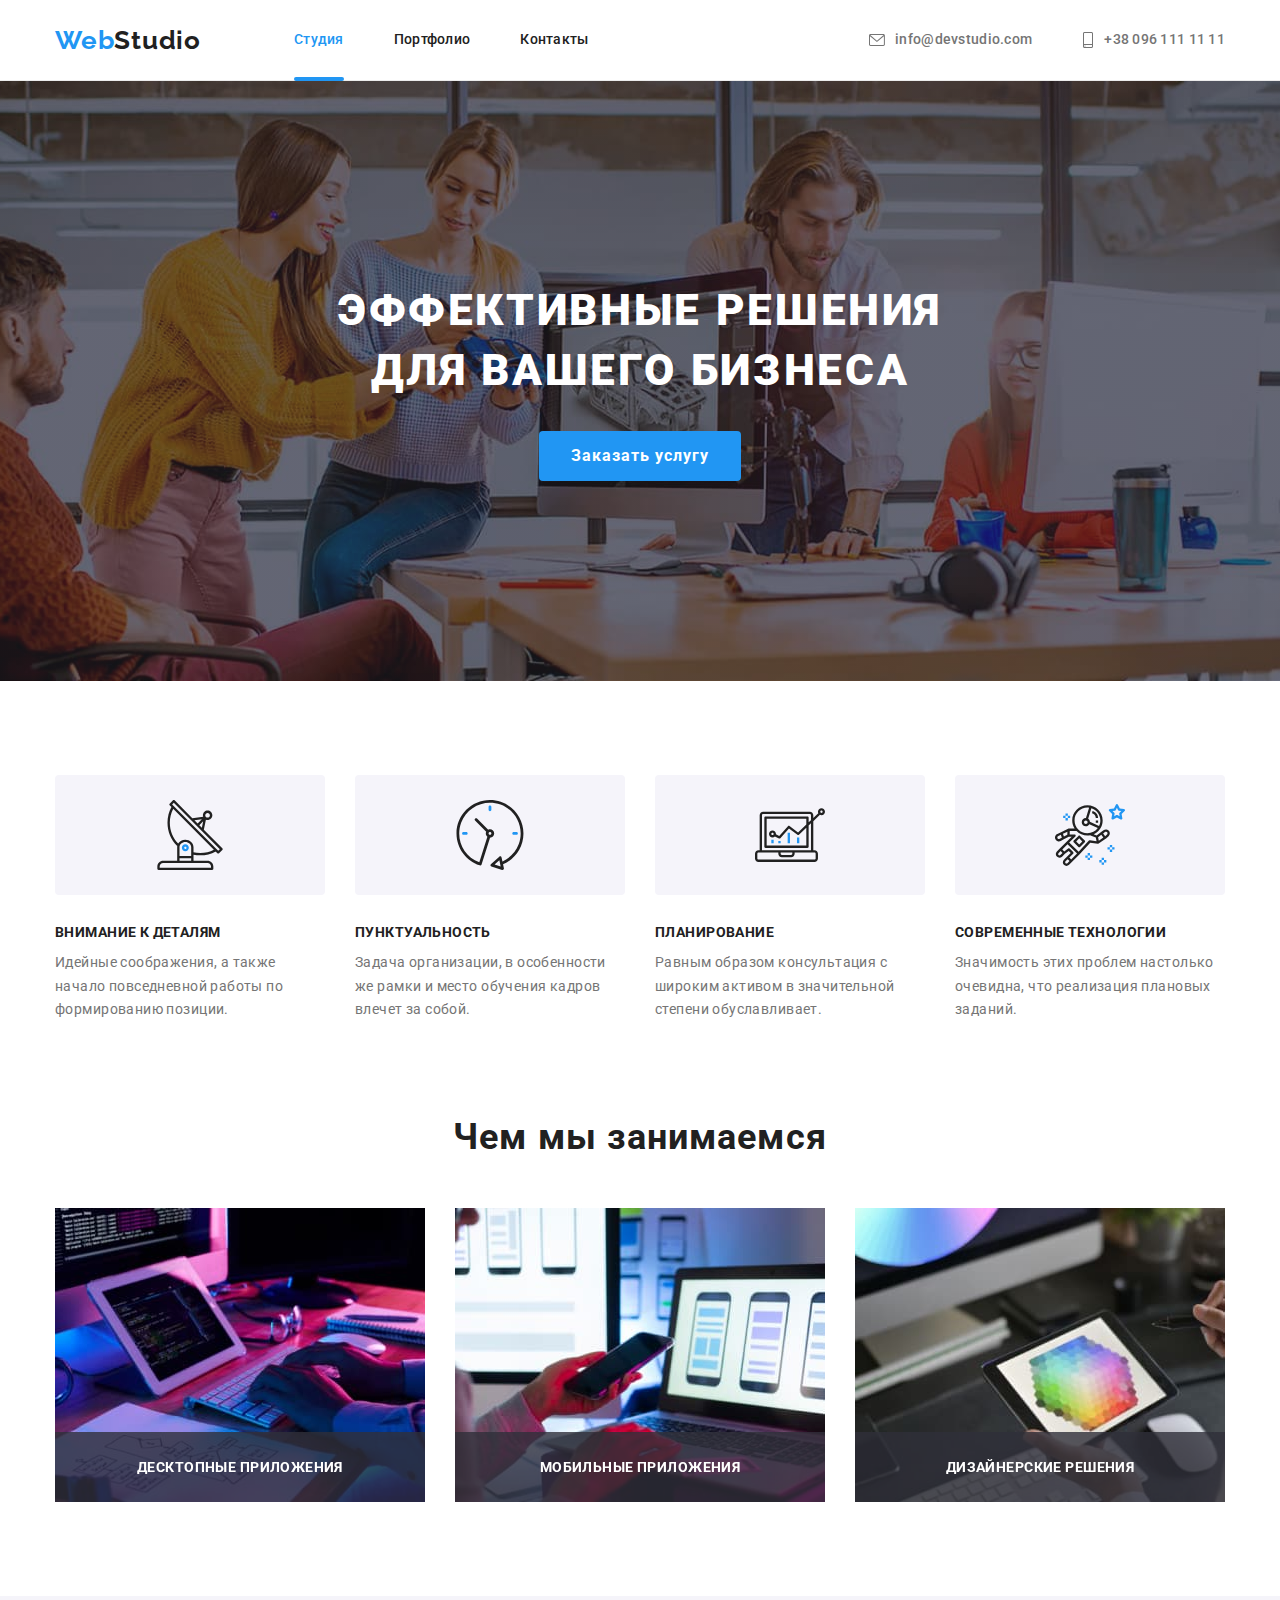
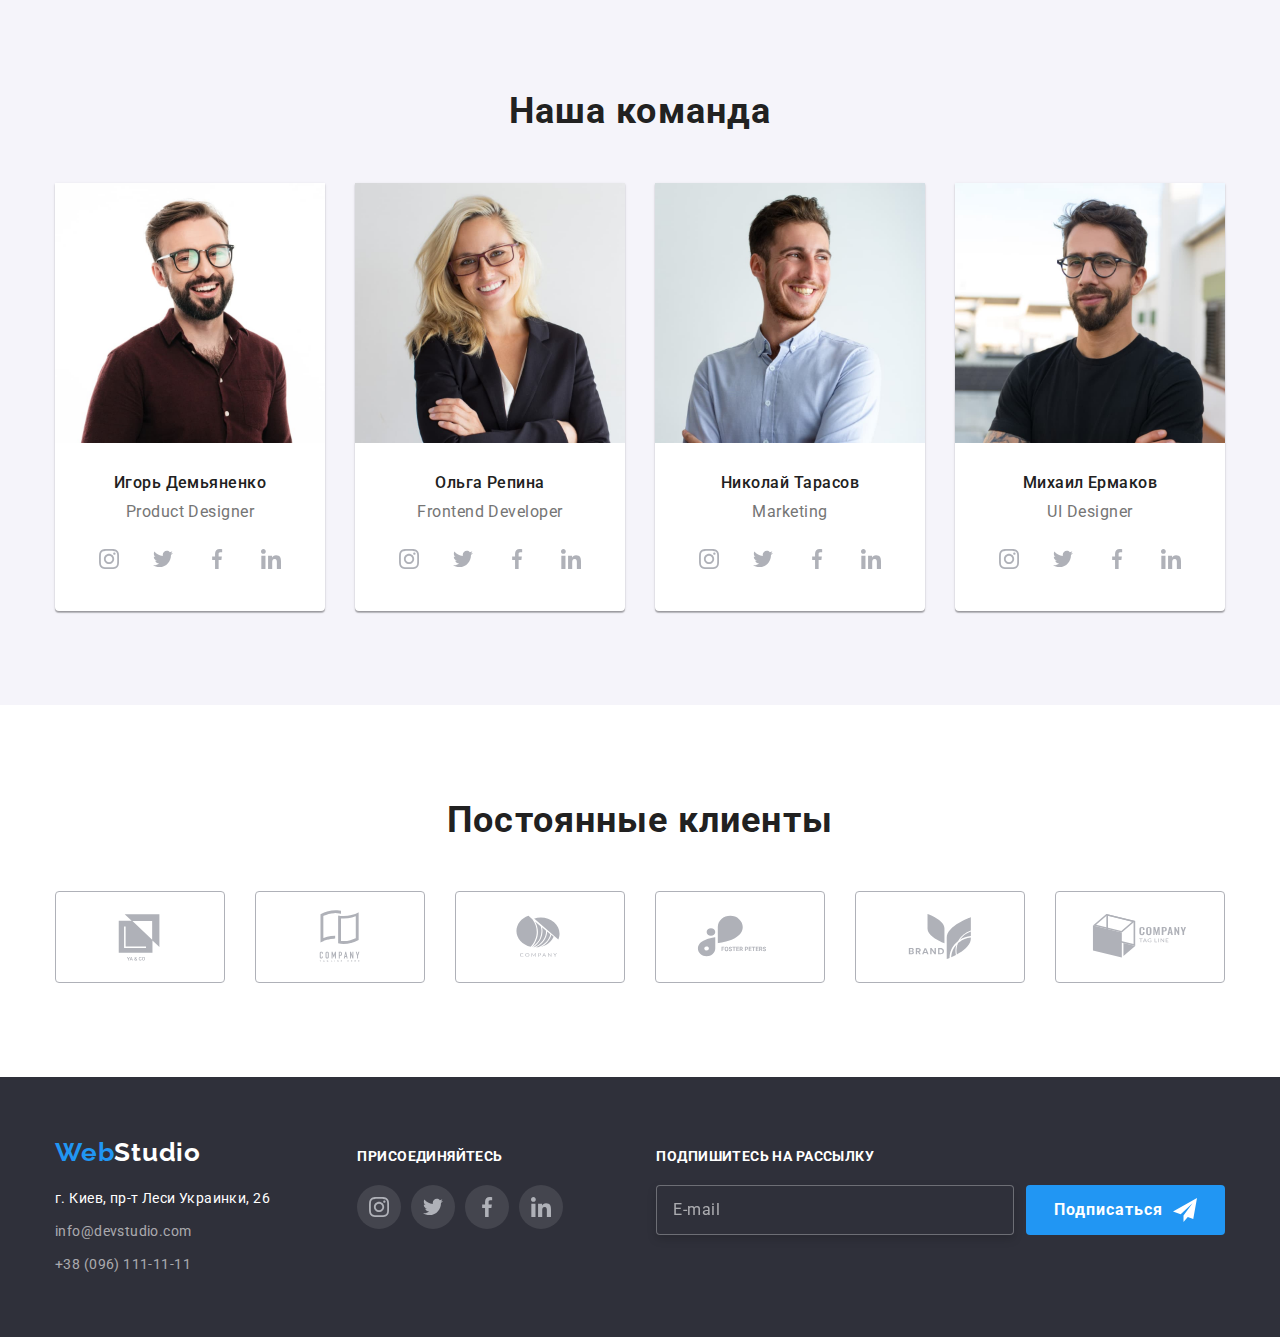
<file: index.html>
<!DOCTYPE html>
<html lang="ru">
  <head>
    <meta charset="UTF-8" />
    <meta http-equiv="X-UA-Compatible" content="IE=edge" />
    <meta name="viewport" content="width=device-width, initial-scale=1.0" />
    <title>Web Studio</title>
    <link rel="preconnect" href="https://fonts.googleapis.com" />
    <link rel="preconnect" href="https://fonts.gstatic.com" crossorigin />
    <link
      href="https://fonts.googleapis.com/css2?family=Raleway:wght@700&family=Roboto:wght@400;500;700;900&display=swap"
      rel="stylesheet"
    />

    <link rel="stylesheet" href="./css/main.min.css" />
  </head>

  <body>
    <header class="header">
      <div class="container header__container">
        <nav class="nav">
          <!-- Додав лого -->

          <a class="logo logo__header" href="./index.html"> Web<span class="logo__dark">Studio</span></a>
          <!-- Додав навігацію -->

          <ul class="site-nav">
            <li class="site-nav__item"><a href="./index.html" class="site-nav__link site-nav__link--current">Студия</a></li>
            <li class="site-nav__item"><a href="./portfolio.html" class="site-nav__link">Портфолио</a></li>
            <li class="site-nav__item"><a href="" class="site-nav__link">Контакты</a></li>
          </ul>
        </nav>

        <ul class="header-contacts">
          <li class="header-contacts__item">
            <a class="header-contacts__link" href="mailto:info@devstudio.com">
              <svg class="header-contacts__icon" width="16px" height="12px">
                <use href="./images/svg/symbol-defs.svg#icon-mail"></use>
              </svg>
              info@devstudio.com</a
            >
          </li>
          <li class="header-contacts__item">
            <a class="header-contacts__link" href="tel:+380961111111">
              <svg class="header-contacts__icon"  width="12px" height="16px">
                <use href="./images/svg/symbol-defs.svg#icon-smartphone"></use>
              </svg>
              +38 096 111 11 11</a
            >
          </li>
        </ul>
      </div>
    </header>

    <main>
      <!-- Блок герой -->
      <section class="hero">
        <div class="container">
          <h1 class="hero__title">
            Эффективные решения <br />
            для вашего бизнеса
          </h1>
          <button class="hero__btn" data-modal-open type="button">Заказать услугу</button>
        </div>

        <div class="backdrop is-hidden" data-modal>
          <div class="modal">
            <button class="modal-close__btn" data-modal-close>
              <svg width="11px" height="11px">
                <use href="./images/svg/symbol-defs.svg#icon-close"></use>
              </svg>
            </button>

            <form class="form">
              <b class="form__title">Оставьте свои данные, мы вам перезвоним</b>

              <ul class="form__list">
                <li class="form__item">
                  <label class="form__label" for="user-name">Имя</label>
                  <input class="form__input" type="text" name="name" id="user-name" />
                  <svg class="form__icon" width="18px" height="18px">
                    <use href="./images/svg/icons.svg#icon-user"></use>
                  </svg>
                </li>

                <li class="form__item">
                  <label class="form__label" for="user-tel">Телефон</label>
                  <input class="form__input" type="tel" name="tel" id="user-tel" />
                  <svg class="form__icon" width="18px" height="18px">
                    <use href="./images/svg/icons.svg#icon-tel"></use>
                  </svg>
                </li>

                <li class="form__item">
                  <label class="form__label" for="user-email">Почта</label>
                  <input class="form__input" type="email" name="email" id="user-email" />
                  <svg class="form__icon" width="18px" height="18px">
                    <use href="./images/svg/icons.svg#icon-email"></use>
                  </svg>
                </li>

                <li class="form__item">
                  <label class="form__label" for="user-coment">Коментарий</label>
                  <textarea
                    class="form__input form__input--big"
                    name="coment"
                    id="user-coment"
                    placeholder="Введите текст"
                  ></textarea>
                </li>
              </ul>

              <div class="form__checkbox">
                <label class="checkbox__label">
                  <input class="checkbox" type="checkbox" name="agree" />
                  <span class="checkbox__icon"></span>
                  Соглашаюсь с рассылкой и принимаю &nbsp;<a href="#"> Условия договора</a>
                </label>
              </div>

              <button class="form__btn" type="submit">Отправить</button>
            </form>
          </div>
        </div>
      </section>

      <!-- Наші переваги -->
      <section class="section">
        <div class="container">
          <h2 class="visually-hidden">Преимущества студии</h2>

          <ul class="advantages">
            <li class="advantages__item">
              <div class="advantages__wrapper">
                <svg width="70" height="70">
                  <use href="./images/svg/symbol-defs.svg#icon-antenna"></use>
                </svg>
              </div>

              <h3 class="advantages__title">Внимание к деталям</h3>
              <p class="advantages__text">
                Идейные соображения, а также начало повседневной работы по формированию позиции.
              </p>
            </li>

            <li class="advantages__item">
              <div class="advantages__wrapper">
                <svg width="70" height="70">
                  <use href="./images/svg/symbol-defs.svg#icon-clock"></use>
                </svg>
              </div>

              <h3 class="advantages__title">Пунктуальность</h3>
              <p class="advantages__text">
                Задача организации, в особенности же рамки и место обучения кадров влечет за собой.
              </p>
            </li>
            <li class="advantages__item">
              <div class="advantages__wrapper">
                <svg width="70" height="70">
                  <use href="./images/svg/symbol-defs.svg#icon-diagram"></use>
                </svg>
              </div>

              <h3 class="advantages__title">Планирование</h3>
              <p class="advantages__text">
                Равным образом консультация с широким активом в значительной степени обуславливает.
              </p>
            </li>
            <li class="advantages__item">
              <div class="advantages__wrapper">
                <svg width="70" height="70">
                  <use href="./images/svg/symbol-defs.svg#icon-astronaut"></use>
                </svg>
              </div>
              <h3 class="advantages__title">Современные технологии</h3>
              <p class="advantages__text">
                Значимость этих проблем настолько очевидна, что реализация плановых заданий.
              </p>
            </li>
          </ul>
        </div>
      </section>

      <!-- Чим ми займаємось -->
      <section class="section section--no-padding-top">
        <div class="container">
          <h2 class="section__title">Чем мы занимаемся</h2>
          <ul class="work">
            <li class="work__item">
              <div class="work__wrapper">
                <img class="work__img" src="./images/studio/work/img1.jpg" alt="Десктопные приложения" width="370" />
                <p class="work__label">Десктопные приложения</p>
              </div>
            </li>
            <li class="work__item">
              <div class="work__wrapper">
                <img class="work__img" src="./images/studio/work/img2.jpg" alt="Мобильные приложения" width="370" />
                <p class="work__label">Мобильные приложения</p>
              </div>
            </li>
            <li class="work__item">
              <div class="work__wrapper">
                <img class="work__img" src="./images/studio/work/img3.jpg" alt="Дизайнерские решения" width="370" />
                <p class="work__label">Дизайнерские решения</p>
              </div>
            </li>
          </ul>
        </div>
      </section>

      <!-- Наша команда -->
      <section class="section section--gray-bg">
        <div class="container">
          <h2 class="section__title">Наша команда</h2>
          <ul class="team">
            <li class="team__item">
              <img class="team__img" src="./images/studio/team/igor.jpg" alt="Игорь Демьяненко" width="270" />

              <div class="team__wrapper">
                <h3 class="team__title">Игорь Демьяненко</h3>
                <p class="team__text">Product Designer</p>
                <ul class="social-list">
                  <li class="social-list__item">
                    <a class="social-list__link" href="#">
                      <svg class="social-list__icon" width="20" height="20">
                        <use href="./images/svg/symbol-defs.svg#icon-instagram"></use></svg
                    ></a>
                  </li>
                  <li class="social-list__item">
                    <a class="social-list__link" href="#">
                      <svg class="social-list__icon" width="20" height="20">
                        <use href="./images/svg/symbol-defs.svg#icon-twitter"></use></svg
                    ></a>
                  </li>
                  <li class="social-list__item">
                    <a class="social-list__link" href="#">
                      <svg class="social-list__icon" width="20" height="20">
                        <use href="./images/svg/symbol-defs.svg#icon-facebook"></use></svg
                    ></a>
                  </li>
                  <li class="social-list__item">
                    <a class="social-list__link" href="#">
                      <svg class="social-list__icon" width="20" height="20">
                        <use href="./images/svg/symbol-defs.svg#icon-linkedin"></use></svg
                    ></a>
                  </li>
                </ul>
              </div>
            </li>
            <li class="team__item">
              <img class="team__img" src="./images/studio/team/olga.jpg" alt="Ольга Репина" width="270" />

              <div class="team__wrapper">
                <h3 class="team__title">Ольга Репина</h3>
                <p class="team__text">Frontend Developer</p>
                <ul class="social-list">
                  <li class="social-list__item">
                    <a class="social-list__link" href="#">
                      <svg class="social-list__icon" width="20" height="20">
                        <use href="./images/svg/symbol-defs.svg#icon-instagram"></use></svg
                    ></a>
                  </li>
                  <li class="social-list__item">
                    <a class="social-list__link" href="#">
                      <svg class="social-list__icon" width="20" height="20">
                        <use href="./images/svg/symbol-defs.svg#icon-twitter"></use></svg
                    ></a>
                  </li>
                  <li class="social-list__item">
                    <a class="social-list__link" href="#">
                      <svg class="social-list__icon" width="20" height="20">
                        <use href="./images/svg/symbol-defs.svg#icon-facebook"></use></svg
                    ></a>
                  </li>
                  <li class="social-list__item">
                    <a class="social-list__link" href="#">
                      <svg class="social-list__icon" width="20" height="20">
                        <use href="./images/svg/symbol-defs.svg#icon-linkedin"></use></svg
                    ></a>
                  </li>
                </ul>
              </div>
            </li>
            <li class="team__item">
              <img class="team__img" src="./images/studio/team/nick.jpg" alt="Николай Тарасов" width="270" />

              <div class="team__wrapper">
                <h3 class="team__title">Николай Тарасов</h3>
                <p class="team__text">Marketing</p>
                <ul class="social-list">
                  <li class="social-list__item">
                    <a class="social-list__link" href="#">
                      <svg class="social-list__icon" width="20" height="20">
                        <use href="./images/svg/symbol-defs.svg#icon-instagram"></use></svg
                    ></a>
                  </li>
                  <li class="social-list__item">
                    <a class="social-list__link" href="#">
                      <svg class="social-list__icon" width="20" height="20">
                        <use href="./images/svg/symbol-defs.svg#icon-twitter"></use></svg
                    ></a>
                  </li>
                  <li class="social-list__item">
                    <a class="social-list__link" href="#">
                      <svg class="social-list__icon" width="20" height="20">
                        <use href="./images/svg/symbol-defs.svg#icon-facebook"></use></svg
                    ></a>
                  </li>
                  <li class="social-list__item">
                    <a class="social-list__link" href="#">
                      <svg class="social-list__icon" width="20" height="20">
                        <use href="./images/svg/symbol-defs.svg#icon-linkedin"></use></svg
                    ></a>
                  </li>
                </ul>
              </div>
            </li>
            <li class="team__item">
              <img class="team__img" src="./images/studio/team/mihail.jpg" alt="Михаил Ермаков" width="270" />

              <div class="team__wrapper">
                <h3 class="team__title">Михаил Ермаков</h3>
                <p class="team__text">UI Designer</p>
                <ul class="social-list">
                  <li class="social-list__item">
                    <a class="social-list__link" href="#">
                      <svg class="social-list__icon" width="20" height="20">
                        <use href="./images/svg/symbol-defs.svg#icon-instagram"></use></svg
                    ></a>
                  </li>
                  <li class="social-list__item">
                    <a class="social-list__link" href="#">
                      <svg class="social-list__icon" width="20" height="20">
                        <use href="./images/svg/symbol-defs.svg#icon-twitter"></use></svg
                    ></a>
                  </li>
                  <li class="social-list__item">
                    <a class="social-list__link" href="#">
                      <svg class="social-list__icon" width="20" height="20">
                        <use href="./images/svg/symbol-defs.svg#icon-facebook"></use></svg
                    ></a>
                  </li>
                  <li class="social-list-item">
                    <a class="social-list__link" href="#">
                      <svg class="social-list__icon" width="20" height="20">
                        <use href="./images/svg/symbol-defs.svg#icon-linkedin"></use></svg
                    ></a>
                  </li>
                </ul>
              </div>
            </li>
          </ul>
        </div>
      </section>

      <!-- Постійні клієнти -->
      <section class="section">
        <div class="container">
          <h2 class="section__title">Постоянные клиенты</h2>
          <ul class="clients">
            <li class="clients__item">
              <a class="client__link" href="#">
                <svg width="106" height="60">
                  <use href="./images/svg/symbol-defs.svg#icon-logo1"></use>
                </svg>
              </a>
            </li>
            <li class="clients__item">
              <a class="client__link" href="#"
                ><svg width="106" height="60">
                  <use href="./images/svg/symbol-defs.svg#icon-logo2"></use>
                </svg>
              </a>
            </li>
            <li class="clients__item">
              <a class="client__link" href="#">
                <svg width="106" height="60">
                  <use href="./images/svg/symbol-defs.svg#icon-logo3"></use>
                </svg>
              </a>
            </li>
            <li class="clients__item">
              <a class="client__link" href="#">
                <svg width="106" height="60">
                  <use href="./images/svg/symbol-defs.svg#icon-logo4"></use>
                </svg>
              </a>
            </li>
            <li class="clients__item">
              <a class="client__link" href="#">
                <svg width="106" height="60">
                  <use href="./images/svg/symbol-defs.svg#icon-logo5"></use>
                </svg>
              </a>
            </li>
            <li class="clients__item">
              <a class="client__link" href="#">
                <svg width="106" height="60">
                  <use href="./images/svg/symbol-defs.svg#icon-logo6"></use>
                </svg>
              </a>
            </li>
          </ul>
        </div>
      </section>
    </main>

    <!-- Футер -->
    <footer class="footer">
      <div class="container footer-flex">
        <div class="adress-wrapper">
          <a class="footer__logo" href="./index.html"> Web<span class="footer__logo--accent">Studio</span> </a>
          <address>
            <ul class="footer-contacts1 list">
              <li class="footer-contacts__item">
                <a
                  href="https://www.google.com/maps/place/%D0%B1%D1%83%D0%BB%D1%8C%D0%B2%D0%B0%D1%80+%D0%9B%D0%B5%D1%81%D1%96+%D0%A3%D0%BA%D1%80%D0%B0%D1%97%D0%BD%D0%BA%D0%B8,+26,+%D0%9A%D0%B8%D1%97%D0%B2,+02000/@50.4265807,30.5361971,17z/data=!4m5!3m4!1s0x40d4cf0e033ecbe9:0x57a4dffefec77da0!8m2!3d50.4265807!4d30.5383858"
                  class="footer-contact  map"
                  >г. Киев, пр-т Леси Украинки, 26</a
                >
              </li>
              <li class="footer-contacts__item">
                <a class="footer-contact" href="mailto:info@devstudio.com">info@devstudio.com</a>
              </li>
              <li class="footer-contacts__item">
                <a class="footer-contact" href="tel:+80961111111">+38 (096) 111-11-11</a>
              </li>
            </ul>
          </address>
        </div>
        <div class="join-us">
          <b class="join-us__title">присоединяйтесь</b>
          <ul class="join-us__social-list">
            <li class="join-us__social-link">
              <a class="social-list__link" href="#">
                <svg class="social-list__icon" width="20" height="20">
                  <use href="./images/svg/symbol-defs.svg#icon-instagram"></use></svg
              ></a>
            </li>
            <li class="join-us__social-link">
              <a class="social-list__link" href="#">
                <svg class="social-list__icon" width="20" height="20">
                  <use href="./images/svg/symbol-defs.svg#icon-twitter"></use></svg
              ></a>
            </li>
            <li class="join-us__social-link">
              <a class="social-list__link" href="#">
                <svg class="social-list__icon" width="20" height="20">
                  <use href="./images/svg/symbol-defs.svg#icon-facebook"></use></svg
              ></a>
            </li>
            <li class="join-us__social-link">
              <a class="social-list__link" href="#">
                <svg class="social-list__icon" width="20" height="20">
                  <use href="./images/svg/symbol-defs.svg#icon-linkedin"></use></svg
              ></a>
            </li>
          </ul>
        </div>
        <div>
          <b class="mailing-title">Подпишитесь на рассылку</b>

          <form class="footer-form">
            <input class="footer-form__input" type="email" name="email" id="footer-user-email" placeholder="E-mail" />
            <button class="footer-form__btn" type="submit">
              Подписаться
              <svg class="icon-send" width="24" height="24">
                <use href="./images/svg/icons.svg#icon-send"></use>
              </svg>
            </button>
          </form>
        </div>
      </div>
    </footer>

    <script src="./js/modal.js"></script>
  </body>
</html>
</file>
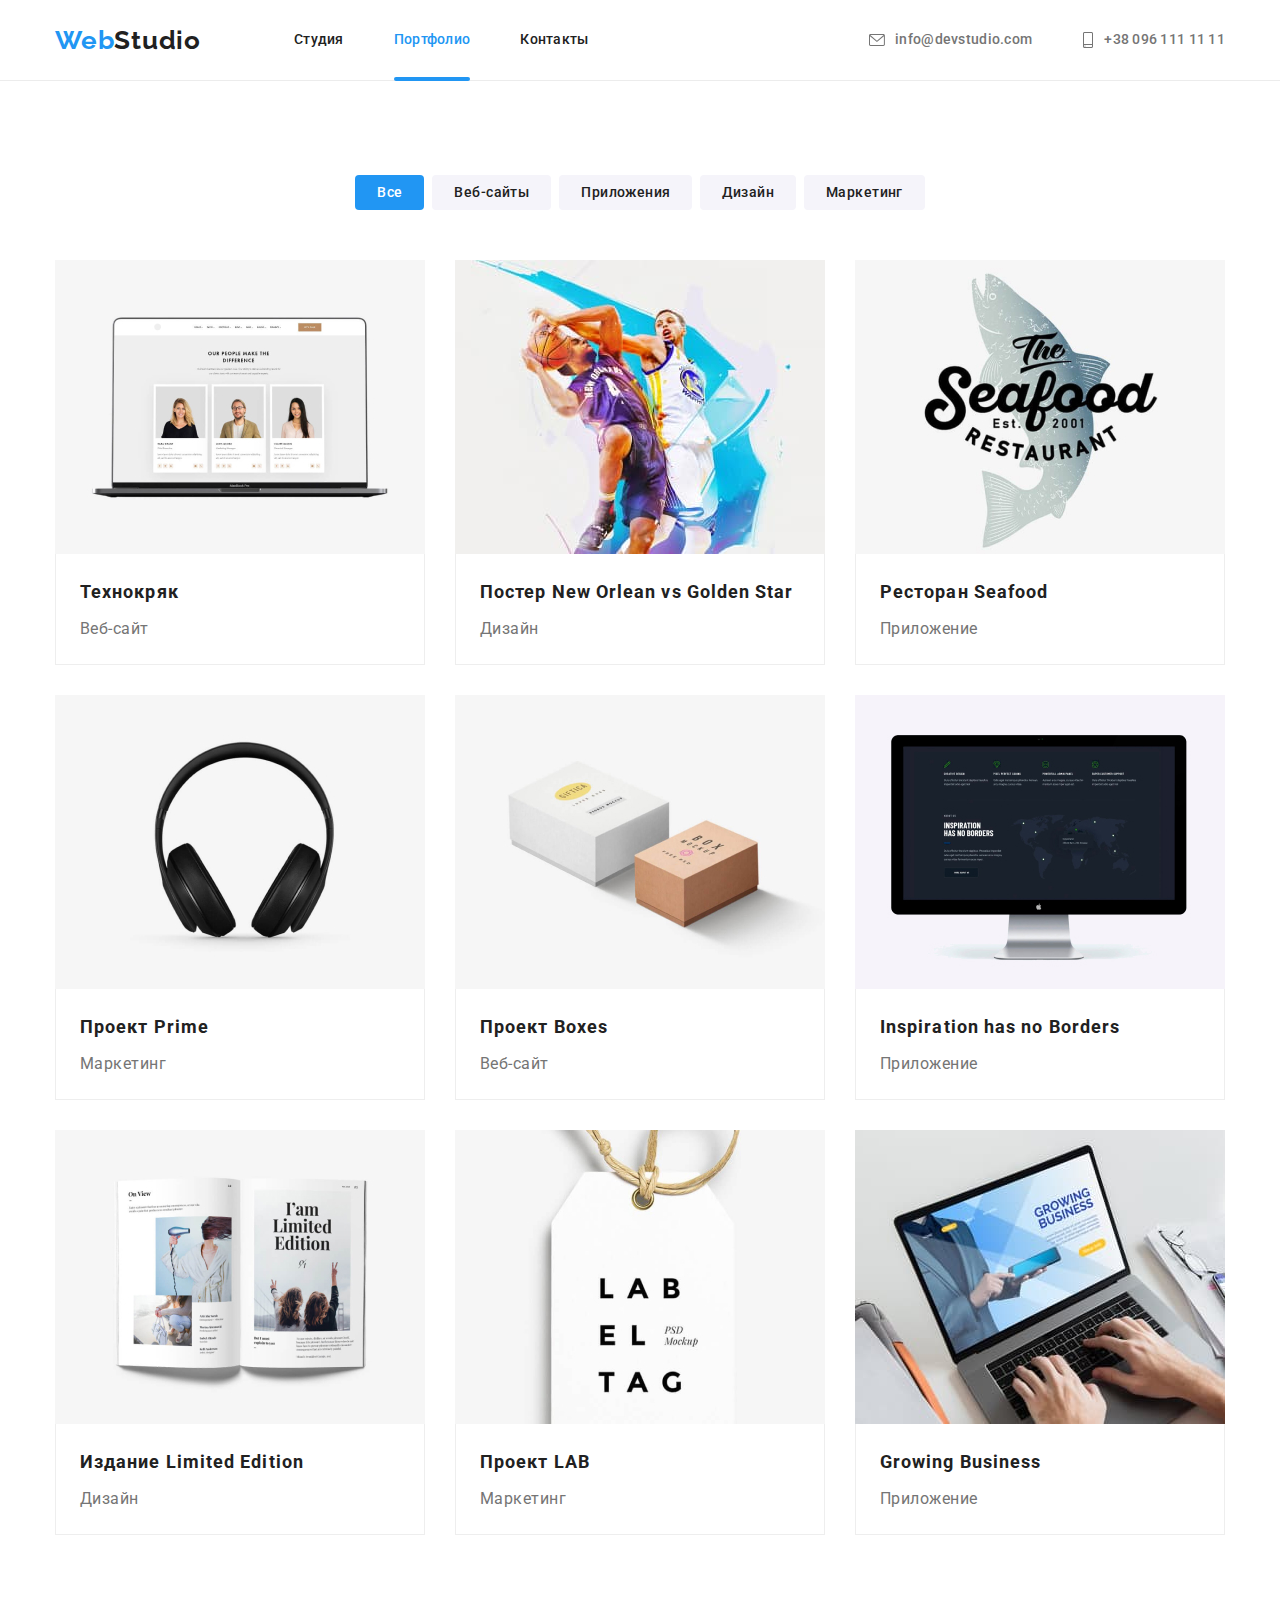
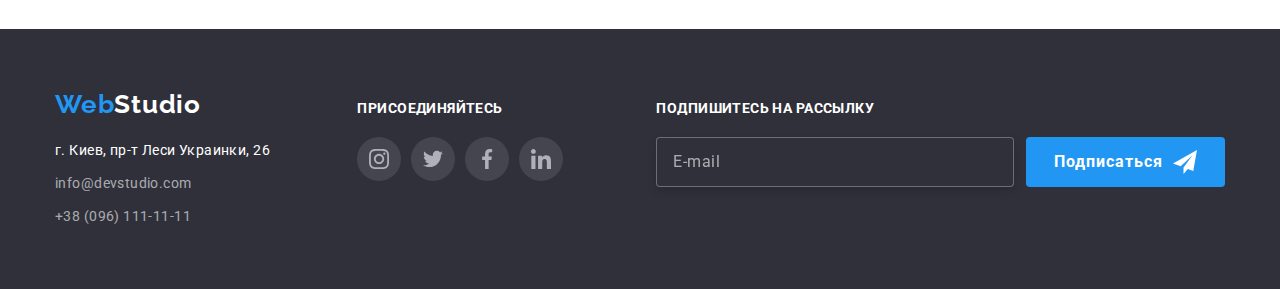
<file: portfolio.html>
<!DOCTYPE html>
<html lang="ru">
  <head>
    <meta charset="UTF-8" />
    <meta http-equiv="X-UA-Compatible" content="IE=edge" />
    <meta name="viewport" content="width=device-width, initial-scale=1.0" />
    <title>Portfolio</title>
    <link rel="preconnect" href="https://fonts.googleapis.com" />
    <link rel="preconnect" href="https://fonts.gstatic.com" crossorigin />
    <link
      href="https://fonts.googleapis.com/css2?family=Raleway:wght@700&family=Roboto:wght@400;500;700;900&display=swap"
      rel="stylesheet"
    />
    <link
      rel="stylesheet"
      href="https://cdnjs.cloudflare.com/ajax/libs/modern-normalize/1.1.0/modern-normalize.min.css"
    />
    <link rel="stylesheet" href="./css/main.min.css" />
  </head>
  <body>
    <header class="header">
      <div class="container header__container">
        <nav class="nav">
          <!-- Додав лого -->

          <a class="logo logo__header" href="./index.html"> Web<span class="logo__dark">Studio</span></a>
          <!-- Додав навігацію -->

          <ul class="site-nav">
            <li class="site-nav__item"><a href="./index.html" class="site-nav__link">Студия</a></li>
            <li class="site-nav__item">
              <a href="./portfolio.html" class="site-nav__link site-nav__link--current">Портфолио</a>
            </li>
            <li class="site-nav__item"><a href="" class="site-nav__link">Контакты</a></li>
          </ul>
        </nav>

        <ul class="header-contacts">
          <li class="header-contacts__item">
            <a class="header-contacts__link" href="mailto:info@devstudio.com">
              <svg class="header-contacts__icon" width="16px" height="12px">
                <use href="./images/svg/symbol-defs.svg#icon-mail"></use>
              </svg>
              info@devstudio.com</a
            >
          </li>
          <li class="header-contacts__item">
            <a class="header-contacts__link" href="tel:+380961111111">
              <svg class="header-contacts__icon" width="12px" height="16px">
                <use href="./images/svg/symbol-defs.svg#icon-smartphone"></use>
              </svg>
              +38 096 111 11 11</a
            >
          </li>
        </ul>
      </div>
    </header>

    <main>
      <!-- Портфоліо -->
      <section class="section">
        <div class="container">
          <h1 class="visually-hidden">Портфолио</h1>
          <ul class="filter__list">
            <li class="filter__item"><button class="filter__btn filter__btn--active" type="button">Все</button></li>
            <li class="filter__item"><button class="filter__btn" type="button">Веб-сайты</button></li>
            <li class="filter__item"><button class="filter__btn" type="button">Приложения</button></li>
            <li class="filter__item"><button class="filter__btn" type="button">Дизайн</button></li>
            <li class="filter__item"><button class="filter__btn" type="button">Маркетинг</button></li>
          </ul>

          <ul class="portfolio__list">
            <li class="portfolio__item">
              <a href="#" class="portfolio__link">
                <div class="overlay__box">
                  <img
                    class="portfolio__img"
                    src="./images/portfolio/portfolio-img1.jpg"
                    alt="Веб-сайт Технокряк"
                    width="370"
                  />
                  <div class="overlay">
                    <p class="overlay__text">
                      Ресурс предлагает комплексные предложения с разным уровнем функционала и сервисов. Все это
                      позволит посетителю получить исчерпывающие сведения о компании или частном лице.
                    </p>
                  </div>
                </div>
                <div class="portfolio__caption">
                  <h2 class="portfolio__subtitle">Технокряк</h2>
                  <p class="portfolio__text">Веб-сайт</p>
                </div>
              </a>
            </li>

            <li class="portfolio__item">
              <a href="#" class="portfolio__link">
                <div class="overlay__box">
                  <img
                    class="portfolio__img"
                    src="./images/portfolio/portfolio-img2.jpg"
                    alt="Дизайн Постера New Orlean vs Golden Star"
                    width="370"
                  />
                  <div class="overlay">
                    <p class="overlay__text">
                      Ресурс предлагает комплексные предложения с разным уровнем функционала и сервисов. Все это
                      позволит посетителю получить исчерпывающие сведения о компании или частном лице.
                    </p>
                  </div>
                </div>
                <div class="portfolio__caption">
                  <h2 class="portfolio__subtitle">Постер New Orlean vs Golden Star</h2>
                  <p class="portfolio__text">Дизайн</p>
                </div>
              </a>
            </li>

            <li class="portfolio__item">
              <a href="#" class="portfolio__link">
                <div class="overlay__box">
                  <img
                    class="portfolio__img"
                    src="./images/portfolio/portfolio-img3.jpg"
                    alt="Приложение Ресторана Seafood"
                    width="370"
                  />
                  <div class="overlay">
                    <p class="overlay__text">
                      Ресурс предлагает комплексные предложения с разным уровнем функционала и сервисов. Все это
                      позволит посетителю получить исчерпывающие сведения о компании или частном лице.
                    </p>
                  </div>
                </div>
                <div class="portfolio__caption">
                  <h2 class="portfolio__subtitle">Ресторан Seafood</h2>
                  <p class="portfolio__text">Приложение</p>
                </div>
              </a>
            </li>

            <li class="portfolio__item">
              <a href="#" class="portfolio__link">
                <div class="overlay__box">
                  <img
                    class="portfolio__img"
                    src="./images/portfolio/portfolio-img4.jpg"
                    alt="Маркетинг Проекта Prime"
                    width="370"
                  />
                  <div class="overlay">
                    <p class="overlay__text">
                      Ресурс предлагает комплексные предложения с разным уровнем функционала и сервисов. Все это
                      позволит посетителю получить исчерпывающие сведения о компании или частном лице.
                    </p>
                  </div>
                </div>
                <div class="portfolio__caption">
                  <h2 class="portfolio__subtitle">Проект Prime</h2>
                  <p class="portfolio__text">Маркетинг</p>
                </div>
              </a>
            </li>

            <li class="portfolio__item">
              <a href="#" class="portfolio__link">
                <div class="overlay__box">
                  <img
                    class="portfolio__img"
                    src="./images/portfolio/portfolio-img5.jpg"
                    alt="Веб-сайт Проекта Boxes"
                    width="370"
                  />
                  <div class="overlay">
                    <p class="overlay__text">
                      Ресурс предлагает комплексные предложения с разным уровнем функционала и сервисов. Все это
                      позволит посетителю получить исчерпывающие сведения о компании или частном лице.
                    </p>
                  </div>
                </div>
                <div class="portfolio__caption">
                  <h2 class="portfolio__subtitle">Проект Boxes</h2>
                  <p class="portfolio__text">Веб-сайт</p>
                </div>
              </a>
            </li>

            <li class="portfolio__item">
              <a href="#" class="portfolio__link">
                <div class="overlay__box">
                  <img
                    class="portfolio__img"
                    src="./images/portfolio/portfolio-img6.jpg"
                    alt="Приложение Inspiration has no Borders"
                    width="370"
                  />
                  <div class="overlay">
                    <p class="overlay__text">
                      Ресурс предлагает комплексные предложения с разным уровнем функционала и сервисов. Все это
                      позволит посетителю получить исчерпывающие сведения о компании или частном лице.
                    </p>
                  </div>
                </div>
                <div class="portfolio__caption">
                  <h2 class="portfolio__subtitle">Inspiration has no Borders</h2>
                  <p class="portfolio__text">Приложение</p>
                </div>
              </a>
            </li>

            <li class="portfolio__item">
              <a href="#" class="portfolio__link">
                <div class="overlay__box">
                  <img
                    class="portfolio__img"
                    src="./images/portfolio/portfolio-img7.jpg"
                    alt="Дизайн Издания Limited Edition"
                    width="370"
                  />
                  <div class="overlay">
                    <p class="overlay__text">
                      Ресурс предлагает комплексные предложения с разным уровнем функционала и сервисов. Все это
                      позволит посетителю получить исчерпывающие сведения о компании или частном лице.
                    </p>
                  </div>
                </div>
                <div class="portfolio__caption">
                  <h2 class="portfolio__subtitle">Издание Limited Edition</h2>
                  <p class="portfolio__text">Дизайн</p>
                </div>
              </a>
            </li>

            <li class="portfolio__item">
              <a href="#" class="portfolio__link">
                <div class="overlay__box">
                  <img
                    class="portfolio__img"
                    src="./images/portfolio/portfolio-img8.jpg"
                    alt="Маркетинг Проекта LAB"
                    width="370"
                  />
                  <div class="overlay">
                    <p class="overlay__text">
                      Ресурс предлагает комплексные предложения с разным уровнем функционала и сервисов. Все это
                      позволит посетителю получить исчерпывающие сведения о компании или частном лице.
                    </p>
                  </div>
                </div>
                <div class="portfolio__caption">
                  <h2 class="portfolio__subtitle">Проект LAB</h2>
                  <p class="portfolio__text">Маркетинг</p>
                </div>
              </a>
            </li>

            <li class="portfolio__item">
              <a href="#" class="portfolio__link">
                <div class="overlay__box">
                  <img
                    class="portfolio__img"
                    src="./images/portfolio/portfolio-img9.jpg"
                    alt="Приложение Growing Business"
                    width="370"
                  />
                  <div class="overlay">
                    <p class="overlay__text">
                      Ресурс предлагает комплексные предложения с разным уровнем функционала и сервисов. Все это
                      позволит посетителю получить исчерпывающие сведения о компании или частном лице.
                    </p>
                  </div>
                </div>
                <div class="portfolio__caption">
                  <h2 class="portfolio__subtitle">Growing Business</h2>
                  <p class="portfolio__text">Приложение</p>
                </div>
              </a>
            </li>
          </ul>
        </div>
      </section>
    </main>

    <!-- Футер -->
    <footer class="footer">
      <div class="container footer-flex">
        <div class="adress-wrapper">
          <a class="footer__logo" href="./index.html"> Web<span class="footer__logo--accent">Studio</span> </a>
          <address>
            <ul class="footer-contacts1 list">
              <li class="footer-contacts__item">
                <a
                  href="https://www.google.com/maps/place/%D0%B1%D1%83%D0%BB%D1%8C%D0%B2%D0%B0%D1%80+%D0%9B%D0%B5%D1%81%D1%96+%D0%A3%D0%BA%D1%80%D0%B0%D1%97%D0%BD%D0%BA%D0%B8,+26,+%D0%9A%D0%B8%D1%97%D0%B2,+02000/@50.4265807,30.5361971,17z/data=!4m5!3m4!1s0x40d4cf0e033ecbe9:0x57a4dffefec77da0!8m2!3d50.4265807!4d30.5383858"
                  class="footer-contact map"
                  >г. Киев, пр-т Леси Украинки, 26</a
                >
              </li>
              <li class="footer-contacts__item">
                <a class="footer-contact" href="mailto:info@devstudio.com">info@devstudio.com</a>
              </li>
              <li class="footer-contacts__item">
                <a class="footer-contact" href="tel:+80961111111">+38 (096) 111-11-11</a>
              </li>
            </ul>
          </address>
        </div>
        <div class="join-us">
          <b class="join-us__title">присоединяйтесь</b>
          <ul class="join-us__social-list">
            <li class="join-us__social-link">
              <a class="social-list__link" href="#">
                <svg class="social-list__icon" width="20" height="20">
                  <use href="./images/svg/symbol-defs.svg#icon-instagram"></use></svg
              ></a>
            </li>
            <li class="join-us__social-link">
              <a class="social-list__link" href="#">
                <svg class="social-list__icon" width="20" height="20">
                  <use href="./images/svg/symbol-defs.svg#icon-twitter"></use></svg
              ></a>
            </li>
            <li class="join-us__social-link">
              <a class="social-list__link" href="#">
                <svg class="social-list__icon" width="20" height="20">
                  <use href="./images/svg/symbol-defs.svg#icon-facebook"></use></svg
              ></a>
            </li>
            <li class="join-us__social-link">
              <a class="social-list__link" href="#">
                <svg class="social-list__icon" width="20" height="20">
                  <use href="./images/svg/symbol-defs.svg#icon-linkedin"></use></svg
              ></a>
            </li>
          </ul>
        </div>
        <div>
          <b class="mailing-title">Подпишитесь на рассылку</b>

          <form class="footer-form">
            <input class="footer-form__input" type="email" name="email" id="footer-user-email" placeholder="E-mail" />
            <button class="footer-form__btn" type="submit">
              Подписаться
              <svg class="icon-send" width="24" height="24">
                <use href="./images/svg/icons.svg#icon-send"></use>
              </svg>
            </button>
          </form>
        </div>
      </div>
    </footer>
  </body>
</html>
</file>
<file: css/main.min.css>
/*! modern-normalize v1.1.0 | MIT License | https://github.com/sindresorhus/modern-normalize */*,::before,::after{-webkit-box-sizing:border-box;box-sizing:border-box}html{line-height:1.15;-webkit-text-size-adjust:100%;-moz-tab-size:4;-o-tab-size:4;tab-size:4}body{margin:0;font-family:system-ui,-apple-system,"Segoe UI",Roboto,Helvetica,Arial,sans-serif,"Apple Color Emoji","Segoe UI Emoji"}hr{height:0;color:inherit}abbr[title]{-webkit-text-decoration:underline dotted;text-decoration:underline dotted}b,strong{font-weight:bolder}code,kbd,samp,pre{font-family:ui-monospace, SFMono-Regular, Consolas, 'Liberation Mono', Menlo, monospace;font-size:1em}small{font-size:80%}sub,sup{font-size:75%;line-height:0;position:relative;vertical-align:baseline}sub{bottom:-0.25em}sup{top:-0.5em}table{text-indent:0;border-color:inherit}button,input,optgroup,select,textarea{font-family:inherit;font-size:100%;line-height:1.15;margin:0}button,select{text-transform:none}button,[type='button'],[type='reset'],[type='submit']{-webkit-appearance:button}::-moz-focus-inner{border-style:none;padding:0}:-moz-focusring{outline:1px dotted ButtonText}:-moz-ui-invalid{box-shadow:none}legend{padding:0}progress{vertical-align:baseline}::-webkit-inner-spin-button,::-webkit-outer-spin-button{height:auto}[type='search']{-webkit-appearance:textfield;outline-offset:-2px}::-webkit-search-decoration{-webkit-appearance:none}::-webkit-file-upload-button{-webkit-appearance:button;font:inherit}summary{display:list-item}h1,h2,h3,p,ul{margin:0;padding:0}ul{list-style:none}body{font-family:"Roboto",sans-serif,sans-serif;color:#212121}.header{border-bottom:1px solid #ececec}.container{width:1200px;margin:0 auto;padding-left:15px;padding-right:15px}.header__container{display:-webkit-box;display:-ms-flexbox;display:flex}.nav{display:-webkit-box;display:-ms-flexbox;display:flex;-webkit-box-align:center;-ms-flex-align:center;align-items:center}.logo{color:#2196f3;font-family:"Raleway",sans-serif,sans-serif;font-size:26px;font-weight:700;line-height:1.17;letter-spacing:0.03em;text-decoration:none}.logo__dark{color:#212121}.logo__header{margin-right:93px}.site-nav{display:-webkit-box;display:-ms-flexbox;display:flex}.site-nav__item:not(:last-child){margin-right:50px}.site-nav__link{position:relative;display:block;padding-top:32px;padding-bottom:32px;color:#212121;font-size:14px;font-weight:500;line-height:1.14;letter-spacing:0.02em;text-decoration:none;-webkit-transition:color 250ms cubic-bezier(0.4, 0, 0.2, 1);transition:color 250ms cubic-bezier(0.4, 0, 0.2, 1)}.site-nav__link:hover,.site-nav__link:focus{color:#2196f3}.site-nav__link--current{color:#2196f3}.site-nav__link--current::after{content:"";position:absolute;bottom:-1px;left:0;height:4px;width:100%;background:#2196f3;border-radius:2px}.header-contacts{display:-webkit-box;display:-ms-flexbox;display:flex;-webkit-box-align:center;-ms-flex-align:center;align-items:center;margin-left:auto}.header-contacts__item:last-child{margin-left:50px}.header-contacts__link{display:-webkit-box;display:-ms-flexbox;display:flex;-webkit-box-align:center;-ms-flex-align:center;align-items:center;color:#757575;font-size:14px;font-weight:500;line-height:1.14;letter-spacing:0.02em;text-decoration:none;-webkit-transition:color 250ms cubic-bezier(0.4, 0, 0.2, 1);transition:color 250ms cubic-bezier(0.4, 0, 0.2, 1)}.header-contacts__link:hover,.header-contacts__link:focus{color:#2196f3}.header-contacts__icon{margin-right:10px;fill:currentColor}.hero{padding-top:200px;padding-bottom:200px;margin-left:auto;margin-right:auto;max-width:1600px;text-align:center;background-image:-webkit-gradient(linear, left top, left bottom, from(rgba(47,48,58,0.4)), to(rgba(47,48,58,0.4))),url(../images/studio/hero/hero.jpg);background-image:linear-gradient(rgba(47,48,58,0.4), rgba(47,48,58,0.4)),url(../images/studio/hero/hero.jpg);background-repeat:no-repeat;background-size:cover;background-position:center}.hero__title{margin-top:0;margin-bottom:30px;color:#fff;font-size:44px;font-weight:900;text-transform:uppercase;letter-spacing:0.06em;text-align:center;line-height:1.36}.hero__btn{margin-left:auto;margin-right:auto;padding:10px 32px;color:#fff;background-color:#2196f3;font-size:16px;font-weight:700;line-height:1.875;letter-spacing:0.06em;border:transparent;cursor:pointer;border-radius:4px;-webkit-transition:background-color 250ms cubic-bezier(0.4, 0, 0.2, 1);transition:background-color 250ms cubic-bezier(0.4, 0, 0.2, 1)}.hero__btn:hover{background-color:#188ce8}.backdrop{position:fixed;top:0;left:0;width:100%;height:100%;background-color:rgba(0,0,0,0.2);opacity:1;-webkit-transition:opacity 250ms cubic-bezier(0.4, 0, 0.2, 1);transition:opacity 250ms cubic-bezier(0.4, 0, 0.2, 1)}.is-hidden{opacity:0;pointer-events:none}.backdrop.is-hidden .modal{-webkit-transform:translate(-50%, -50%) scale(0.8);transform:translate(-50%, -50%) scale(0.8)}.modal{position:absolute;left:50%;top:50%;-webkit-transform:translate(-50%, -50%) scale(1);transform:translate(-50%, -50%) scale(1);padding:40px;width:528px;height:581px;background:#fff;-webkit-box-shadow:0px 1px 3px rgba(0,0,0,0.12),0px 1px 1px rgba(0,0,0,0.14),0px 2px 1px rgba(0,0,0,0.2);box-shadow:0px 1px 3px rgba(0,0,0,0.12),0px 1px 1px rgba(0,0,0,0.14),0px 2px 1px rgba(0,0,0,0.2);border-radius:4px;-webkit-transition:-webkit-transform 250ms cubic-bezier(0.4, 0, 0.2, 1);transition:-webkit-transform 250ms cubic-bezier(0.4, 0, 0.2, 1);transition:transform 250ms cubic-bezier(0.4, 0, 0.2, 1);transition:transform 250ms cubic-bezier(0.4, 0, 0.2, 1), -webkit-transform 250ms cubic-bezier(0.4, 0, 0.2, 1)}.modal-close__btn{position:absolute;top:8px;right:8px;display:-webkit-box;display:-ms-flexbox;display:flex;-webkit-box-pack:center;-ms-flex-pack:center;justify-content:center;-webkit-box-align:center;-ms-flex-align:center;align-items:center;width:30px;height:30px;border-radius:50%;background-color:#fff;border:1px solid rgba(0,0,0,0.1);-webkit-transition:border 250ms cubic-bezier(0.4, 0, 0.2, 1);transition:border 250ms cubic-bezier(0.4, 0, 0.2, 1);cursor:pointer}.modal-close__btn:hover{fill:#2196f3}.form__title{display:block;margin-bottom:12px;font-size:20px;line-height:1.15;text-align:center;letter-spacing:0.03em}.form__list{margin-bottom:20px;list-style:none}.form__item{position:relative;margin-bottom:10px;display:-webkit-box;display:-ms-flexbox;display:flex;-webkit-box-orient:vertical;-webkit-box-direction:normal;-ms-flex-direction:column;flex-direction:column;text-align:left}.form__item:last-child{margin-bottom:0px}.form__label{margin-bottom:4px;font-style:normal;font-weight:400;font-size:12px;line-height:1.1666;letter-spacing:0.01em;color:#757575}.form__input{padding:12px;padding-left:42px;height:40px;border:1px solid rgba(33,33,33,0.2);border-radius:4px;outline:none;-webkit-transition:border 250ms cubic-bezier(0.4, 0, 0.2, 1);transition:border 250ms cubic-bezier(0.4, 0, 0.2, 1)}.form__input:hover,.form__input:focus{border:1px solid #2196f3}.form__icon{position:absolute;bottom:12px;left:15px;-webkit-transition:fill 250ms cubic-bezier(0.4, 0, 0.2, 1);transition:fill 250ms cubic-bezier(0.4, 0, 0.2, 1)}.form__input:hover ~ .form__icon,.form__input:focus ~ .form__icon{fill:#2196f3}.form__input--big{padding:12px 16px;resize:none;height:120px;font-style:normal;font-weight:400;font-size:12px;line-height:1.1666;letter-spacing:0.01em}.form__checkbox{display:-webkit-box;display:-ms-flexbox;display:flex;-webkit-box-align:center;-ms-flex-align:center;align-items:center;-webkit-box-pack:center;-ms-flex-pack:center;justify-content:center;margin-bottom:30px}.checkbox__label{display:-webkit-box;display:-ms-flexbox;display:flex;-webkit-box-align:center;-ms-flex-align:center;align-items:center;font-weight:400;font-size:14px;line-height:1.714;letter-spacing:0.03em;color:#757575}.checkbox{-webkit-appearance:none;-moz-appearance:none;appearance:none;position:absolute}.checkbox__icon{margin-right:10px;display:inline-block;width:16px;height:15px;border:2px solid #212121;border-radius:3px}.checkbox:checked+.checkbox__icon{border-color:#2196f3;fill:#2196f3;background-image:url(../images/svg/check.svg);background-size:contain;background-origin:border-box}.form__btn{margin-left:auto;margin-right:auto;padding:10px 0;padding-left:56px;padding-right:55px;color:#fff;background-color:#2196f3;font-style:normal;font-weight:700;font-size:16px;line-height:1.875;letter-spacing:0.06em;border:transparent;cursor:pointer;border-radius:4px;-webkit-transition:background-color 250ms cubic-bezier(0.4, 0, 0.2, 1);transition:background-color 250ms cubic-bezier(0.4, 0, 0.2, 1)}.form__btn:hover,.form__btn:focus{background-color:#188ce8;-webkit-box-shadow:0px 4px 4px rgba(0,0,0,0.15);box-shadow:0px 4px 4px rgba(0,0,0,0.15)}.section{padding-top:94px;padding-bottom:94px}.advantages{display:-webkit-box;display:-ms-flexbox;display:flex}.advantages__item:not(:last-child){margin-right:30px}.advantages__wrapper{display:-webkit-box;display:-ms-flexbox;display:flex;-webkit-box-pack:center;-ms-flex-pack:center;justify-content:center;-webkit-box-align:center;-ms-flex-align:center;align-items:center;margin-bottom:30px;width:270px;height:120px;border-radius:4px;background-color:#f5f4fa}.advantages__title{margin-bottom:10px;font-size:14px;font-weight:700;line-height:1.14;letter-spacing:0.03em;text-transform:uppercase}.advantages__text{margin-top:0;margin-bottom:0;color:#757575;font-size:14px;font-weight:400;line-height:1.71;letter-spacing:0.03em}.visually-hidden{position:absolute;width:1px;height:1px;margin:-1px;border:0;padding:0;clip:rect(0 0 0 0);overflow:hidden}.section--no-padding-top{padding-top:0}.section__title{margin-bottom:50px;font-size:36px;font-weight:700;line-height:1.17;letter-spacing:0.03em;text-align:center}.work{display:-webkit-box;display:-ms-flexbox;display:flex}.work__item:not(:last-child){margin-right:30px}.work__wrapper{position:relative}.work__img{display:block;max-width:100%;height:auto}.work__label{position:absolute;display:block;bottom:0;left:0;margin:0;width:370px;height:70px;display:-webkit-box;display:-ms-flexbox;display:flex;-webkit-box-pack:center;-ms-flex-pack:center;justify-content:center;-webkit-box-align:center;-ms-flex-align:center;align-items:center;font-weight:700;font-size:14px;line-height:1.14;letter-spacing:0.03em;text-transform:uppercase;color:#fff;background-color:rgba(47,48,58,0.8)}.section--gray-bg{background-color:#f5f4fa}.section__title{margin-top:0;margin-bottom:50px;font-size:36px;font-weight:700;line-height:1.17;letter-spacing:0.03em;text-align:center}.team{display:-webkit-box;display:-ms-flexbox;display:flex}.team__item{text-align:center;background-color:#fff;border-radius:0px 0px 4px 4px;-webkit-box-shadow:0px 1px 3px rgba(0,0,0,0.12),0px 1px 1px rgba(0,0,0,0.14),0px 2px 1px rgba(0,0,0,0.2);box-shadow:0px 1px 3px rgba(0,0,0,0.12),0px 1px 1px rgba(0,0,0,0.14),0px 2px 1px rgba(0,0,0,0.2)}.team__item:not(:last-child){margin-right:30px}.team__img{display:block;max-width:100%;height:auto}.team__wrapper{padding:30px 0}.team__title{margin-bottom:10px;font-size:16px;font-weight:500;line-height:1.1875;letter-spacing:0.03em}.team__text{margin-bottom:16px;color:#757575;font-size:16px;font-weight:400;line-height:1.1875;letter-spacing:0.03em}.social-list{display:-webkit-box;display:-ms-flexbox;display:flex;-webkit-box-align:center;-ms-flex-align:center;align-items:center;-webkit-box-pack:center;-ms-flex-pack:center;justify-content:center;list-style:none}.social-list__item:not(:last-child){margin-right:10px}.social-list__link{display:-webkit-box;display:-ms-flexbox;display:flex;-webkit-box-pack:center;-ms-flex-pack:center;justify-content:center;-webkit-box-align:center;-ms-flex-align:center;align-items:center;width:44px;height:44px;color:#afb1b8;cursor:pointer;border-radius:50%;-webkit-transition:color 250ms cubic-bezier(0.4, 0, 0.2, 1),background-color 250ms cubic-bezier(0.4, 0, 0.2, 1),border-radius 250ms cubic-bezier(0.4, 0, 0.2, 1);transition:color 250ms cubic-bezier(0.4, 0, 0.2, 1),background-color 250ms cubic-bezier(0.4, 0, 0.2, 1),border-radius 250ms cubic-bezier(0.4, 0, 0.2, 1)}.social-list__link:hover,.social-list__link:focus{color:#fff;background-color:#2196f3}.social-list__icon{fill:currentColor}.clients__title{margin-top:0;margin-bottom:50px;font-size:36px;font-weight:700;line-height:1.17;letter-spacing:0.03em;text-align:center}.clients{display:-webkit-box;display:-ms-flexbox;display:flex;-ms-flex-wrap:wrap;flex-wrap:wrap}.clients__item{margin-right:30px;width:170px;height:92px}.clients__item:last-child{margin-right:0px}.client__link{display:-webkit-box;display:-ms-flexbox;display:flex;-webkit-box-pack:center;-ms-flex-pack:center;justify-content:center;-webkit-box-align:center;-ms-flex-align:center;align-items:center;height:100%;border:1px solid #afb1b8;border-radius:4px;fill:#afb1b8;-webkit-transition:fill 250ms cubic-bezier(0.4, 0, 0.2, 1),border 250ms cubic-bezier(0.4, 0, 0.2, 1);transition:fill 250ms cubic-bezier(0.4, 0, 0.2, 1),border 250ms cubic-bezier(0.4, 0, 0.2, 1)}.client__link:hover,.client__link:focus{border:1px solid #2196f3;fill:#2196f3}.footer{padding:60px 0;background-color:#2f303a}.footer-flex{display:-webkit-box;display:-ms-flexbox;display:flex;-webkit-box-align:baseline;-ms-flex-align:baseline;align-items:baseline}.footer__logo{display:inline-block;margin-bottom:20px;margin-right:0;color:#2196f3;font-family:"Raleway",sans-serif,sans-serif;font-size:26px;font-weight:700;line-height:1.17;letter-spacing:0.03em;text-decoration:none}.footer__logo--accent{color:#fff}.footer-contacts__item:not(:last-child){margin-bottom:9px}.footer-contact{color:rgba(255,255,255,0.6);font-size:14px;font-weight:400;font-style:normal;line-height:1.71;letter-spacing:0.03em;text-decoration:none;-webkit-transition:color 250ms cubic-bezier(0.4, 0, 0.2, 1);transition:color 250ms cubic-bezier(0.4, 0, 0.2, 1)}.footer-contact:hover,.footer-contact:focus{color:#2196f3}.map{color:#fff}.adress-wrapper{-webkit-box-flex:1;-ms-flex-positive:1;flex-grow:1;margin-right:70px}.join-us{margin-right:93px}.join-us__title{color:#fff;font-weight:700;font-size:14px;line-height:1.142;letter-spacing:0.03em;text-transform:uppercase}.join-us__social-list{margin-top:20px;display:-webkit-box;display:-ms-flexbox;display:flex;list-style:none}.join-us__social-link{margin-right:10px;border-radius:50%;background-color:rgba(255,255,255,0.1)}.join-us__social-link:last-child{margin-right:0}.mailing-title{color:#fff;font-weight:700;font-size:14px;line-height:1.142;letter-spacing:0.03em;text-transform:uppercase}.footer-form{margin-top:20px;display:-webkit-box;display:-ms-flexbox;display:flex}.footer-form__input{margin-right:12px;padding:15px 16px;width:358px;color:#fff;background-color:#2f303a;border:1px solid rgba(255,255,255,0.3);-webkit-filter:drop-shadow(0px 4px 4px rgba(0,0,0,0.15));filter:drop-shadow(0px 4px 4px rgba(0,0,0,0.15));border-radius:4px;-webkit-transition:border 250ms cubic-bezier(0.4, 0, 0.2, 1);transition:border 250ms cubic-bezier(0.4, 0, 0.2, 1)}.footer-form__input:hover,.footer-form__input:focus{border:1px solid #2196f3}.footer-form__input::-webkit-input-placeholder{font-weight:400;font-size:16px;line-height:1.25;letter-spacing:0.03em;color:rgba(255,255,255,0.6)}.footer-form__input:-ms-input-placeholder{font-weight:400;font-size:16px;line-height:1.25;letter-spacing:0.03em;color:rgba(255,255,255,0.6)}.footer-form__input::-ms-input-placeholder{font-weight:400;font-size:16px;line-height:1.25;letter-spacing:0.03em;color:rgba(255,255,255,0.6)}.footer-form__input::placeholder{font-weight:400;font-size:16px;line-height:1.25;letter-spacing:0.03em;color:rgba(255,255,255,0.6)}.footer-form__btn{display:-webkit-box;display:-ms-flexbox;display:flex;-webkit-box-align:center;-ms-flex-align:center;align-items:center;padding:10px 28px;color:#fff;background-color:#2196f3;font-style:normal;font-weight:700;font-size:16px;line-height:1.875;letter-spacing:0.06em;border:transparent;cursor:pointer;border-radius:4px;-webkit-transition:background-color 250ms cubic-bezier(0.4, 0, 0.2, 1);transition:background-color 250ms cubic-bezier(0.4, 0, 0.2, 1)}.footer-form__btn:hover,.footer-form__btn:focus{background-color:#188ce8}.icon-send{margin-left:10px;fill:#fff}.filter__list{display:-webkit-box;display:-ms-flexbox;display:flex;-webkit-box-pack:center;-ms-flex-pack:center;justify-content:center;margin-bottom:50px}.filter__item:not(:last-child){margin-right:8px}.filter__btn{padding:6px 22px;color:#212121;background-color:#f5f4fa;font-size:14px;font-weight:500;line-height:1.625;letter-spacing:0.03em;border:transparent;cursor:pointer;border-radius:4px;-webkit-transition:color 250ms cubic-bezier(0.4, 0, 0.2, 1),background-color 250ms cubic-bezier(0.4, 0, 0.2, 1),-webkit-box-shadow 250ms cubic-bezier(0.4, 0, 0.2, 1);transition:color 250ms cubic-bezier(0.4, 0, 0.2, 1),background-color 250ms cubic-bezier(0.4, 0, 0.2, 1),-webkit-box-shadow 250ms cubic-bezier(0.4, 0, 0.2, 1);transition:color 250ms cubic-bezier(0.4, 0, 0.2, 1),background-color 250ms cubic-bezier(0.4, 0, 0.2, 1),box-shadow 250ms cubic-bezier(0.4, 0, 0.2, 1);transition:color 250ms cubic-bezier(0.4, 0, 0.2, 1),background-color 250ms cubic-bezier(0.4, 0, 0.2, 1),box-shadow 250ms cubic-bezier(0.4, 0, 0.2, 1),-webkit-box-shadow 250ms cubic-bezier(0.4, 0, 0.2, 1)}.filter__btn:hover,.filter__btn:focus{cursor:pointer;color:#fff;background-color:#2196f3;-webkit-box-shadow:0px 3px 1px rgba(0,0,0,0.1),0px 1px 2px rgba(0,0,0,0.08),0px 2px 2px rgba(0,0,0,0.12);box-shadow:0px 3px 1px rgba(0,0,0,0.1),0px 1px 2px rgba(0,0,0,0.08),0px 2px 2px rgba(0,0,0,0.12)}.filter__btn--active{color:#fff;background-color:#2196f3}.portfolio__list{display:-webkit-box;display:-ms-flexbox;display:flex;-ms-flex-wrap:wrap;flex-wrap:wrap}.portfolio__item{margin-right:30px;margin-bottom:30px}.portfolio__item:nth-child(3n){margin-right:0px}.portfolio__item:nth-last-child(-n+3){margin-bottom:0px}.portfolio__link{display:block;text-decoration:none;color:#212121;-webkit-transition:-webkit-box-shadow 250ms cubic-bezier(0.4, 0, 0.2, 1);transition:-webkit-box-shadow 250ms cubic-bezier(0.4, 0, 0.2, 1);transition:box-shadow 250ms cubic-bezier(0.4, 0, 0.2, 1);transition:box-shadow 250ms cubic-bezier(0.4, 0, 0.2, 1), -webkit-box-shadow 250ms cubic-bezier(0.4, 0, 0.2, 1)}.portfolio__link:hover,.portfolio__link:focus{-webkit-box-shadow:0px 1px 1px rgba(0,0,0,0.12),0px 4px 4px rgba(0,0,0,0.06),1px 4px 6px rgba(0,0,0,0.16);box-shadow:0px 1px 1px rgba(0,0,0,0.12),0px 4px 4px rgba(0,0,0,0.06),1px 4px 6px rgba(0,0,0,0.16)}.overlay__box{overflow:hidden;width:370px;height:294px}.portfolio__img{display:block;max-width:100%;height:auto}.overlay{background-color:rgba(33,150,243,0.9);-webkit-transform:translatey(0);transform:translatey(0);-webkit-transition:-webkit-transform 250ms cubic-bezier(0.4, 0, 0.2, 1);transition:-webkit-transform 250ms cubic-bezier(0.4, 0, 0.2, 1);transition:transform 250ms cubic-bezier(0.4, 0, 0.2, 1);transition:transform 250ms cubic-bezier(0.4, 0, 0.2, 1), -webkit-transform 250ms cubic-bezier(0.4, 0, 0.2, 1)}.overlay__text{padding:63px 24px;font-weight:400;font-size:18px;line-height:1.5556;letter-spacing:0.03em;color:#fff}.portfolio__link:hover .overlay,.portfolio__link:focus .overlay{-webkit-transform:translatey(-100%);transform:translatey(-100%)}.portfolio__caption{border-left:1px solid #eeeeee;border-bottom:1px solid #eeeeee;border-right:1px solid #eeeeee;padding:20px 24px}.portfolio__subtitle{margin-bottom:4px;font-size:18px;font-weight:700;line-height:2;letter-spacing:0.06em}.portfolio__text{color:#757575;font-size:16px;line-height:1.875;letter-spacing:0.03em}
/*# sourceMappingURL=main.min.css.map */
</file>
